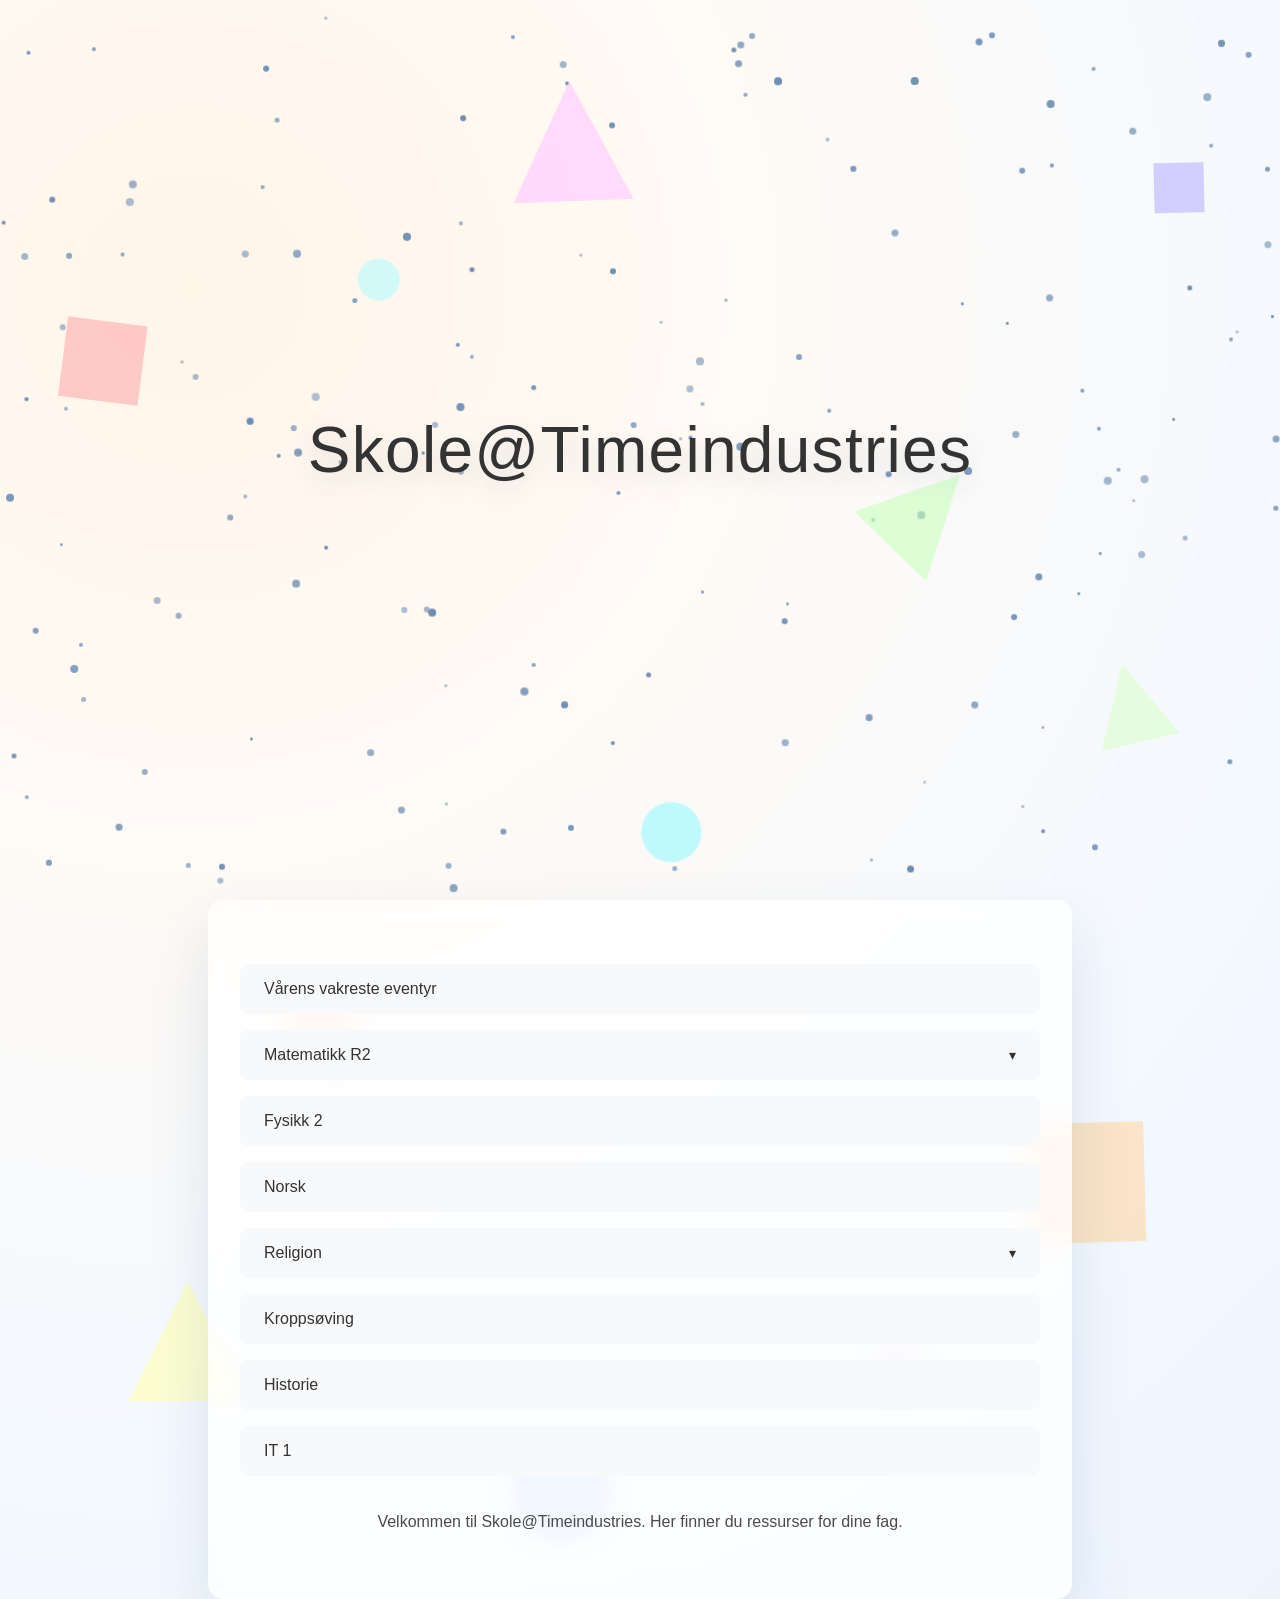
<file: index.html>
<!DOCTYPE html>
<html lang="en">
<head>
    <meta charset="UTF-8">
    <meta name="viewport" content="width=device-width, initial-scale=1.0">
    <title>Skole@Timeindustries</title>
    <link rel="stylesheet" href="style.css">
    <script src="script.js" defer></script>
</head>
<body>
    <div id="dots-container"></div>
    <div class="shape square" style="top: 20%; left: 5%; width: 80px; height: 80px; background: #ffadad;"></div>
    <div class="shape square" style="top: 70%; left: 80%; width: 120px; height: 120px; background: #ffd6a5;"></div>
    <div class="shape triangle" style="top: 80%; left: 10%; border-bottom-color: #fdffb6;"></div>
    <div class="shape triangle" style="top: 30%; left: 70%; width: 0; height: 0; border-left: 50px solid transparent; border-right: 50px solid transparent; border-bottom: 100px solid #caffbf; transform: rotate(45deg);"></div>
    <div class="shape circle" style="top: 50%; left: 50%; width: 60px; height: 60px; background: #9bf6ff;"></div>
    <div class="shape circle" style="top: 90%; left: 40%; width: 100px; height: 100px; background: #a0c4ff;"></div>
    <div class="shape square" style="top: 10%; left: 90%; width: 50px; height: 50px; background: #bdb2ff;"></div>
    <div class="shape triangle" style="top: 5%; left: 40%; border-bottom-color: #ffc6ff;"></div>
    <div class="shape circle" style="top: 16%; left: 28%; width: 42px; height: 42px; background: #b7f8ff;"></div>
    <div class="shape square" style="top: 62%; left: 22%; width: 74px; height: 74px; background: #ffd5bf;"></div>
    <div class="shape triangle" style="top: 42%; left: 86%; border-left: 40px solid transparent; border-right: 40px solid transparent; border-bottom: 80px solid #d9ffcc; transform: rotate(-18deg);"></div>
    <div class="shape circle" style="top: 84%; left: 68%; width: 52px; height: 52px; background: #d5d0ff;"></div>

    <header class="hero">
        <h1>Skole@Timeindustries</h1>
    </header>

    <main class="content">
        <nav>
            <ul class="topic-list">
                <li><a href="tidslinje.html">Vårens vakreste eventyr</a></li>
                <li class="has-submenu">
                    <button
                        type="button"
                        class="submenu-toggle"
                        aria-expanded="false"
                        aria-controls="matematikk-submenu"
                    >
                        Matematikk R2
                    </button>
                    <ul id="matematikk-submenu" class="sub-topic-list" hidden>
                        <li><a href="Matematikk/r2_oppsummering.html">Komplett oppsummering</a></li>
                        <li><a href="Matematikk/trigonometri-r2.html">Trigonometri</a></li>
                        <li><a href="Matematikk/vektorer-areal-volum.html">Vektorer, areal og volum</a></li>
                        <li><a href="Matematikk/ligninger-parameterfremstillinger-3d.html">Ligninger og parameterfremstillinger i 3D</a></li>
                        <li><a href="Matematikk/tallfolger-og-rekker.html">Tallfølger og rekker</a></li>
                    </ul>
                </li>
                <li><a href="#">Fysikk 2</a></li>
                <li><a href="#">Norsk</a></li>
                <li class="has-submenu">
                    <button
                        type="button"
                        class="submenu-toggle"
                        aria-expanded="false"
                        aria-controls="religion-submenu"
                    >
                        Religion
                    </button>
                    <ul id="religion-submenu" class="sub-topic-list" hidden>
                        <li><a href="Religion/hinduisme_tankekart.html">Hinduisme</a></li>
                        <li><a href="Religion/natur_tankekart.html">Natur i religionene</a></li>
                    </ul>
                </li>
                <li><a href="#">Kroppsøving</a></li>
                <li><a href="#">Historie</a></li>
                <li><a href="#">IT 1</a></li>
            </ul>
        </nav>
        <p>Velkommen til Skole@Timeindustries. Her finner du ressurser for dine fag.</p>
    </main>
</body>
</html>
</file>
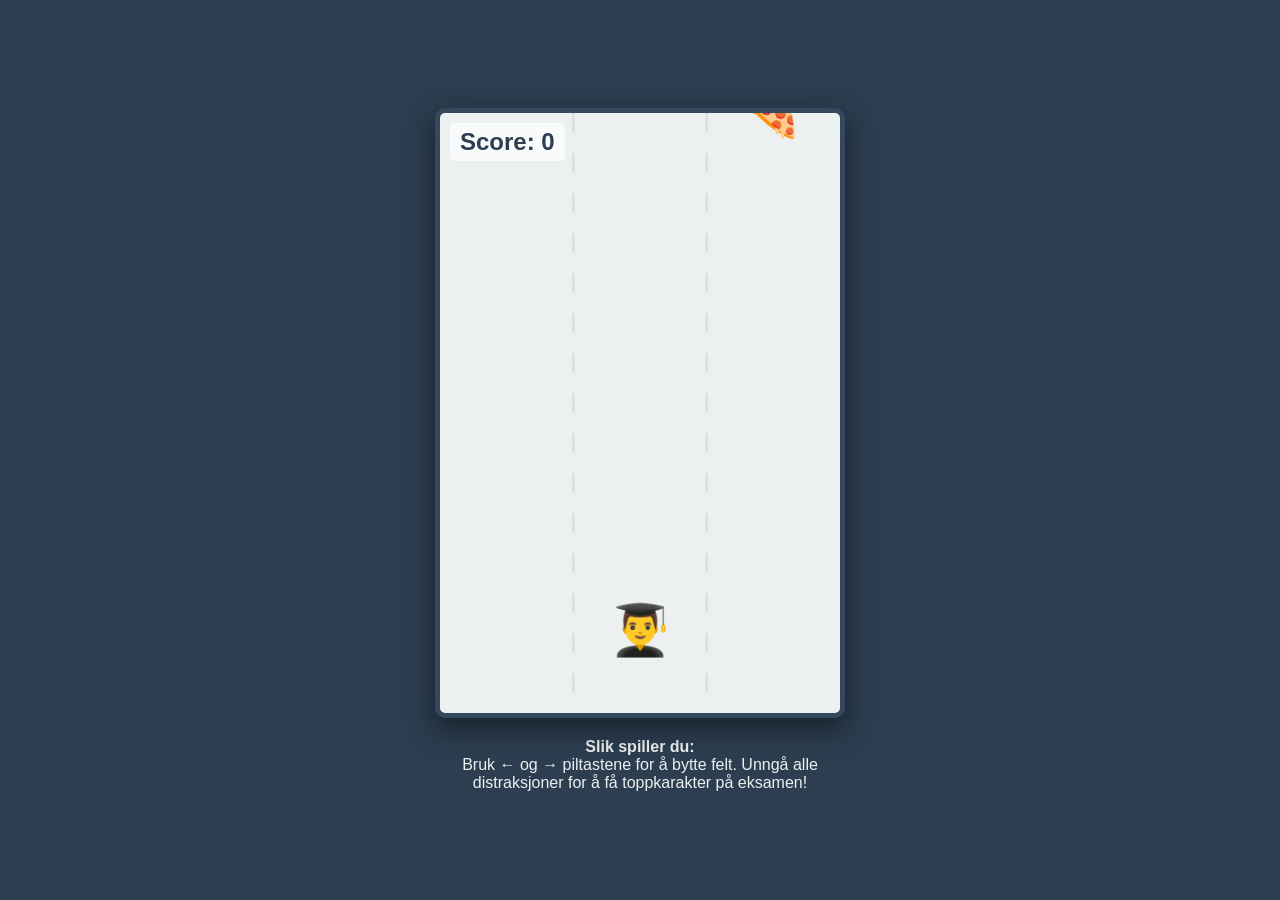
<file: gemini-code-1779957159602.html>
<!DOCTYPE html>
<html lang="no">
<head>
    <meta charset="UTF-8">
    <meta name="viewport" content="width=device-width, initial-scale=1.0">
    <title>Eksamensflukt!</title>
    <style>
        body {
            margin: 0;
            padding: 0;
            background-color: #2c3e50;
            color: #ecf0f1;
            font-family: 'Segoe UI', Tahoma, Geneva, Verdana, sans-serif;
            display: flex;
            flex-direction: column;
            align-items: center;
            justify-content: center;
            height: 100vh;
            overflow: hidden;
        }

        #game-wrapper {
            position: relative;
        }

        #game-canvas {
            background-color: #ecf0f1;
            border: 5px solid #34495e;
            border-radius: 10px;
            box-shadow: 0 10px 30px rgba(0, 0, 0, 0.5);
            display: block;
        }

        #ui-layer {
            position: absolute;
            top: 0;
            left: 0;
            width: 100%;
            height: 100%;
            pointer-events: none;
        }

        #score-display {
            position: absolute;
            top: 15px;
            left: 15px;
            font-size: 24px;
            font-weight: bold;
            color: #2c3e50;
            background: rgba(255, 255, 255, 0.7);
            padding: 5px 10px;
            border-radius: 5px;
        }

        #game-over-screen {
            position: absolute;
            top: 0;
            left: 0;
            width: 100%;
            height: 100%;
            background: rgba(44, 62, 80, 0.9);
            display: flex;
            flex-direction: column;
            align-items: center;
            justify-content: center;
            pointer-events: auto;
            border-radius: 5px;
            opacity: 0;
            transition: opacity 0.3s;
            visibility: hidden;
        }

        #game-over-screen.active {
            opacity: 1;
            visibility: visible;
        }

        #game-over-screen h1 {
            color: #e74c3c;
            margin: 0 0 10px 0;
            font-size: 36px;
        }

        #game-over-screen p {
            font-size: 18px;
            margin-bottom: 20px;
        }

        button {
            padding: 12px 24px;
            font-size: 18px;
            font-weight: bold;
            background-color: #3498db;
            color: white;
            border: none;
            border-radius: 8px;
            cursor: pointer;
            box-shadow: 0 4px 6px rgba(0,0,0,0.3);
            transition: background-color 0.2s, transform 0.1s;
        }

        button:hover {
            background-color: #2980b9;
        }

        button:active {
            transform: scale(0.95);
        }

        .instructions {
            margin-top: 20px;
            text-align: center;
            max-width: 400px;
            font-size: 16px;
        }
    </style>
</head>
<body>

    <div id="game-wrapper">
        <canvas id="game-canvas" width="400" height="600"></canvas>
        
        <div id="ui-layer">
            <div id="score-display">Score: 0</div>
            
            <div id="game-over-screen">
                <h1>Felt i fella!</h1>
                <p id="final-score">Du ble distrahert. Score: 0</p>
                <button onclick="resetGame()">Prøv igjen</button>
            </div>
        </div>
    </div>

    <div class="instructions">
        <strong>Slik spiller du:</strong><br>
        Bruk <b>←</b> og <b>→</b> piltastene for å bytte felt. Unngå alle distraksjoner for å få toppkarakter på eksamen!
    </div>

    <script>
        const canvas = document.getElementById("game-canvas");
        const ctx = canvas.getContext("2d");
        const scoreDisplay = document.getElementById("score-display");
        const gameOverScreen = document.getElementById("game-over-screen");
        const finalScoreText = document.getElementById("final-score");

        // Spillvariabler
        let animationId;
        let isGameOver = false;
        let score = 0;
        let gameSpeed = 4;
        let frameCount = 0;

        // Distraksjoner (Emoji og navn)
        const distractionsData = ["⛏️", "📸", "🛍️", "🍕", "🧀", "🍦", "📱", "📺", "🎮"];
        
        // Felter: 0 (venstre), 1 (midten), 2 (høyre)
        const laneWidth = canvas.width / 3;
        const getLaneX = (lane) => (lane * laneWidth) + (laneWidth / 2);

        // Spiller (Studenten)
        const player = {
            lane: 1, // Starter i midten
            y: canvas.height - 80,
            size: 40,
            emoji: "👨‍🎓"
        };

        // Liste over aktive distraksjoner
        let obstacles = [];

        // Håndter tastetrykk
        document.addEventListener("keydown", (e) => {
            if (isGameOver) return;
            if (e.key === "ArrowLeft" && player.lane > 0) {
                player.lane--;
            } else if (e.key === "ArrowRight" && player.lane < 2) {
                player.lane++;
            }
        });

        function spawnObstacle() {
            // Tilfeldig felt (0, 1, 2)
            const lane = Math.floor(Math.random() * 3);
            // Tilfeldig distraksjon
            const emoji = distractionsData[Math.floor(Math.random() * distractionsData.length)];
            
            obstacles.push({
                lane: lane,
                y: -50, // Starter over skjermen
                size: 40,
                emoji: emoji
            });
        }

        function update() {
            if (isGameOver) return;

            // Øk vanskelighetsgraden over tid
            gameSpeed += 0.002;
            frameCount++;

            // Spawn nye distraksjoner basert på fart
            if (frameCount % Math.max(20, Math.floor(80 - gameSpeed * 5)) === 0) {
                spawnObstacle();
            }

            // Oppdater distraksjoner
            for (let i = obstacles.length - 1; i >= 0; i--) {
                let obs = obstacles[i];
                obs.y += gameSpeed;

                // Kollisjonssjekk (enkel sirkel/boks kollisjon basert på felter)
                if (obs.lane === player.lane) {
                    // Sjekk Y-aksen
                    if (obs.y + obs.size > player.y && obs.y - obs.size < player.y) {
                        gameOver();
                    }
                }

                // Fjern distraksjoner som er utenfor skjermen og gi poeng
                if (obs.y > canvas.height + 50) {
                    obstacles.splice(i, 1);
                    score += 10;
                    scoreDisplay.innerText = `Score: ${score}`;
                }
            }
        }

        function draw() {
            // Tøm skjermen
            ctx.clearRect(0, 0, canvas.width, canvas.height);

            // Tegn felt-linjer
            ctx.strokeStyle = "rgba(189, 195, 199, 0.5)";
            ctx.lineWidth = 2;
            ctx.setLineDash([20, 20]);
            ctx.beginPath();
            ctx.moveTo(laneWidth, 0); ctx.lineTo(laneWidth, canvas.height);
            ctx.moveTo(laneWidth * 2, 0); ctx.lineTo(laneWidth * 2, canvas.height);
            ctx.stroke();
            ctx.setLineDash([]); // Reset linjestil

            // Tegn spiller
            ctx.font = "50px Arial";
            ctx.textAlign = "center";
            ctx.textBaseline = "middle";
            ctx.fillText(player.emoji, getLaneX(player.lane), player.y);

            // Tegn distraksjoner
            obstacles.forEach(obs => {
                ctx.fillText(obs.emoji, getLaneX(obs.lane), obs.y);
            });
        }

        function gameLoop() {
            update();
            draw();
            if (!isGameOver) {
                animationId = requestAnimationFrame(gameLoop);
            }
        }

        function gameOver() {
            isGameOver = true;
            cancelAnimationFrame(animationId);
            finalScoreText.innerText = `Du ble distrahert! Score: ${score}`;
            gameOverScreen.classList.add("active");
        }

        function resetGame() {
            isGameOver = false;
            score = 0;
            gameSpeed = 5;
            frameCount = 0;
            obstacles = [];
            player.lane = 1;
            scoreDisplay.innerText = `Score: 0`;
            gameOverScreen.classList.remove("active");
            gameLoop();
        }

        // Start spillet
        resetGame();

    </script>
</body>
</html>
</file>
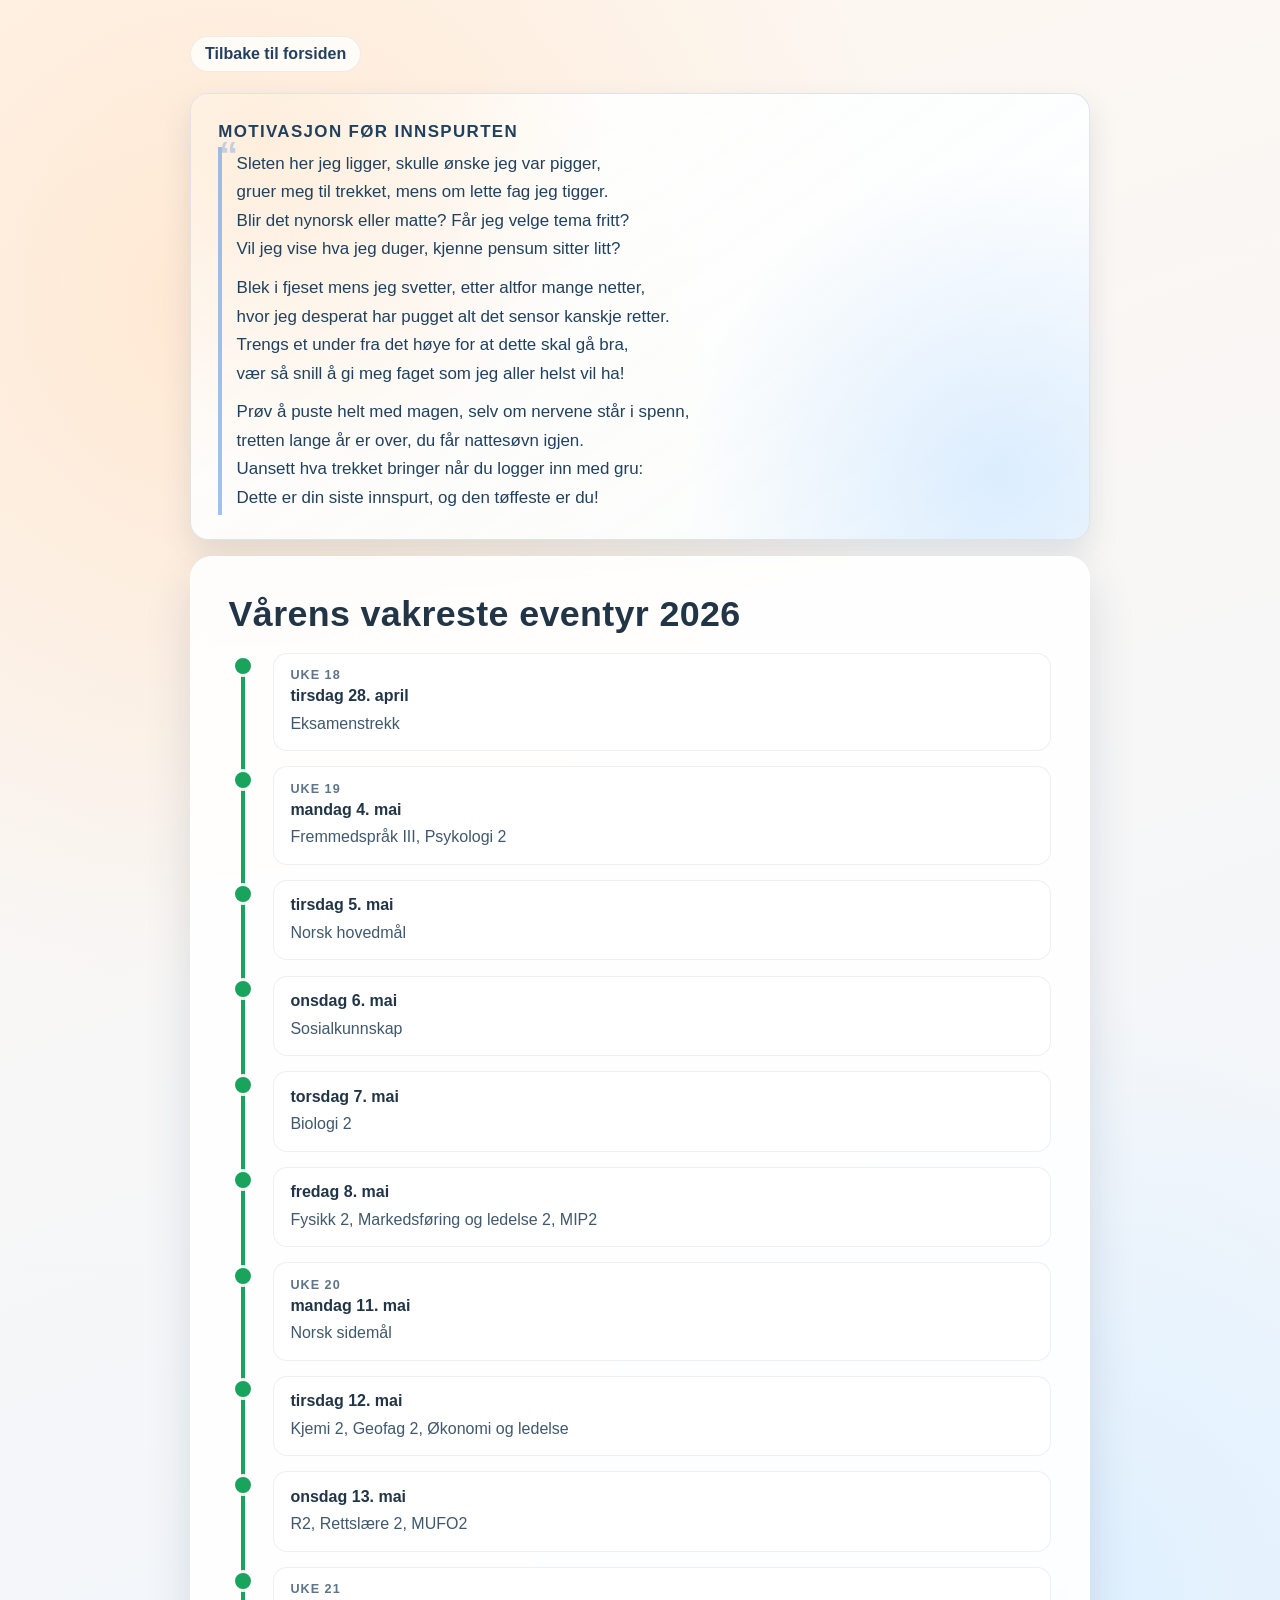
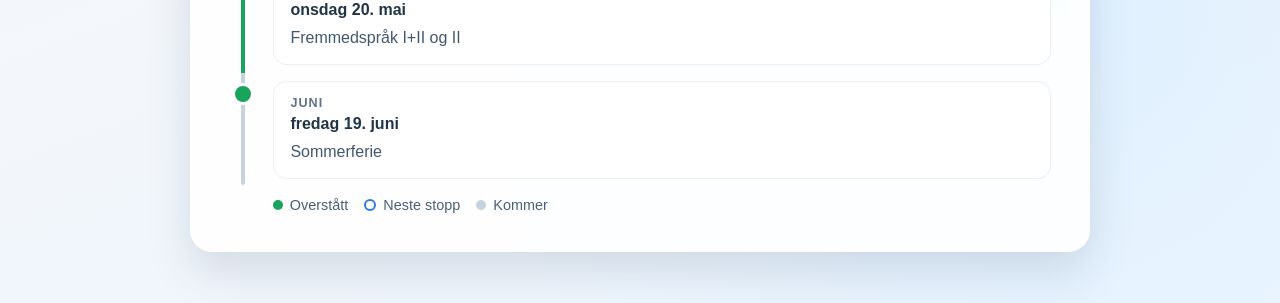
<file: tidslinje.html>
<!DOCTYPE html>
<html lang="no">
<head>
    <meta charset="UTF-8">
    <meta name="viewport" content="width=device-width, initial-scale=1.0">
    <title>Vårens vakreste eventyr 2026</title>
    <style>
        :root {
            --bg-top: #fff7ef;
            --bg-bottom: #eef6ff;
            --card: rgba(255, 255, 255, 0.88);
            --text: #213547;
            --muted: #627489;
            --line: #c6d3df;
            --done: #1aa35d;
            --active: #2c7be5;
            --ring: #fdfefe;
            --shadow: 0 20px 45px rgba(32, 57, 82, 0.14);
        }

        * {
            box-sizing: border-box;
        }

        body {
            margin: 0;
            min-height: 100vh;
            font-family: "Segoe UI", "Helvetica Neue", Arial, sans-serif;
            color: var(--text);
            background:
                radial-gradient(circle at 18% 16%, #ffe8d2 0%, rgba(255, 232, 210, 0) 36%),
                radial-gradient(circle at 82% 84%, #dff0ff 0%, rgba(223, 240, 255, 0) 32%),
                linear-gradient(160deg, var(--bg-top), var(--bg-bottom));
            padding: clamp(1.2rem, 2.8vw, 2.6rem) 1rem clamp(2rem, 4vw, 3.4rem);
        }

        .container {
            width: min(900px, 100%);
            margin: 0 auto;
        }

        .top-link {
            display: inline-flex;
            align-items: center;
            gap: 0.5rem;
            text-decoration: none;
            color: #23415e;
            font-weight: 600;
            margin-bottom: 1.3rem;
            background: rgba(255, 255, 255, 0.75);
            border: 1px solid rgba(35, 65, 94, 0.08);
            border-radius: 999px;
            padding: 0.52rem 0.88rem;
            transition: transform 0.2s ease, background-color 0.2s ease;
        }

        .top-link:hover,
        .top-link:focus-visible {
            transform: translateY(-2px);
            background: #ffffff;
        }

        .panel {
            background: var(--card);
            border-radius: 22px;
            padding: clamp(1.25rem, 3vw, 2.35rem);
            box-shadow: var(--shadow);
            backdrop-filter: blur(10px);
            border: 1px solid rgba(255, 255, 255, 0.72);
        }

        .motivation {
            position: relative;
            margin: 0 0 1rem;
            padding: clamp(1rem, 2.3vw, 1.5rem) clamp(1rem, 2.4vw, 1.7rem);
            background: linear-gradient(145deg, rgba(255, 255, 255, 0.92), rgba(250, 254, 255, 0.84));
            border: 1px solid rgba(36, 80, 114, 0.14);
            border-radius: 18px;
            box-shadow: 0 14px 30px rgba(33, 62, 91, 0.12);
            overflow: hidden;
        }

        .motivation::before {
            content: "";
            position: absolute;
            inset: 0;
            background: radial-gradient(circle at 8% 10%, rgba(255, 210, 163, 0.36), transparent 38%),
                        radial-gradient(circle at 90% 86%, rgba(131, 190, 255, 0.26), transparent 35%);
            pointer-events: none;
        }

        .motivation-title {
            margin: 0 0 0.6rem;
            font-size: clamp(0.9rem, 1.6vw, 1.04rem);
            font-weight: 800;
            letter-spacing: 0.08em;
            text-transform: uppercase;
            color: #2b4c69;
            position: relative;
        }

        .motivation blockquote {
            margin: 0;
            padding: 0.2rem 0 0.15rem 0.9rem;
            border-left: 4px solid rgba(44, 123, 229, 0.45);
            position: relative;
            z-index: 1;
        }

        .motivation blockquote::before {
            content: "\201C";
            position: absolute;
            left: -0.18rem;
            top: -0.6rem;
            font-size: 2.35rem;
            line-height: 1;
            color: rgba(44, 123, 229, 0.28);
            font-weight: 700;
        }

        .motivation p {
            margin: 0;
            color: #21405d;
            font-size: clamp(0.97rem, 1.55vw, 1.06rem);
            line-height: 1.68;
            text-wrap: pretty;
        }

        .motivation p + p {
            margin-top: 0.65rem;
        }

        h1 {
            margin: 0 0 1.1rem;
            font-size: clamp(1.55rem, 2.8vw, 2.4rem);
            letter-spacing: 0.01em;
            font-weight: 600;
        }

        .lead {
            margin: 0.55rem 0 1.6rem;
            color: var(--muted);
            line-height: 1.55;
            font-size: clamp(0.95rem, 1.4vw, 1.05rem);
        }

        .timeline {
            margin: 0;
            padding: 0;
            list-style: none;
            display: grid;
            gap: 0.95rem;
            position: relative;
            --progress: 0%;
        }

        .timeline::before {
            content: "";
            position: absolute;
            left: 12px;
            top: 8px;
            bottom: -6px;
            width: 4px;
            border-radius: 99px;
            background: linear-gradient(
                to bottom,
                var(--done) 0,
                var(--done) var(--progress),
                var(--line) var(--progress),
                var(--line) 100%
            );
        }

        .stop {
            display: grid;
            grid-template-columns: 28px 1fr;
            column-gap: 1rem;
            align-items: start;
        }

        .node-wrap {
            position: relative;
            display: flex;
            justify-content: center;
            align-items: flex-start;
            padding-top: 0.35rem;
            z-index: 1;
        }

        .node {
            width: 16px;
            height: 16px;
            border-radius: 50%;
            border: 2px solid var(--line);
            background: var(--ring);
            box-shadow: 0 0 0 3px rgba(255, 255, 255, 0.9);
            transition: background-color 0.22s ease, border-color 0.22s ease;
        }

        .card {
            background: rgba(255, 255, 255, 0.94);
            border: 1px solid rgba(54, 79, 104, 0.09);
            border-radius: 14px;
            padding: 0.9rem 1.05rem;
        }

        .meta {
            font-size: 0.79rem;
            color: #5f7389;
            letter-spacing: 0.08em;
            text-transform: uppercase;
            margin-bottom: 0.25rem;
            font-weight: 700;
        }

        .date {
            margin: 0;
            font-size: 1rem;
            font-weight: 650;
            line-height: 1.25;
        }

        .subjects {
            margin: 0.35rem 0 0;
            color: #40586e;
            line-height: 1.5;
        }

        .stop.is-done .node {
            border-color: var(--done);
            background: var(--done);
        }

        .stop.is-next .node {
            border-color: var(--active);
            background: #ffffff;
            box-shadow: 0 0 0 4px rgba(44, 123, 229, 0.18);
        }

        .stop.is-next .card {
            border-color: rgba(44, 123, 229, 0.32);
            background: #ffffff;
        }

        .countdown {
            margin-top: 0.7rem;
            padding-top: 0.7rem;
            border-top: 1px dashed rgba(44, 123, 229, 0.28);
        }

        .countdown-label {
            margin: 0 0 0.45rem;
            color: #2e4d68;
            font-size: 0.82rem;
            font-weight: 700;
            letter-spacing: 0.03em;
            text-transform: uppercase;
        }

        .countdown-grid {
            display: grid;
            grid-template-columns: repeat(4, minmax(0, 1fr));
            gap: 0.45rem;
        }

        .countdown-unit {
            background: rgba(44, 123, 229, 0.07);
            border: 1px solid rgba(44, 123, 229, 0.15);
            border-radius: 10px;
            padding: 0.42rem 0.34rem;
            text-align: center;
        }

        .countdown-value {
            display: block;
            font-size: 1.06rem;
            font-weight: 700;
            color: #1f3d5a;
            line-height: 1.12;
        }

        .countdown-unit-label {
            display: block;
            margin-top: 0.14rem;
            font-size: 0.68rem;
            text-transform: uppercase;
            letter-spacing: 0.04em;
            color: #4f6880;
            font-weight: 700;
        }

        .legend {
            display: flex;
            flex-wrap: wrap;
            gap: 0.6rem 1rem;
            margin-top: 1.15rem;
            color: #4a6077;
            font-size: 0.9rem;
            padding-left: calc(28px + 1rem);
        }

        .legend span {
            display: inline-flex;
            align-items: center;
            gap: 0.45rem;
        }

        .legend-dot {
            width: 10px;
            height: 10px;
            border-radius: 50%;
            background: var(--line);
            flex: 0 0 auto;
        }

        .legend-dot.done {
            background: var(--done);
        }

        .legend-dot.next {
            background: #ffffff;
            border: 2px solid var(--active);
            width: 12px;
            height: 12px;
        }

        @media (max-width: 720px) {
            body {
                padding: 1rem 0.7rem 1.8rem;
            }

            .panel {
                border-radius: 18px;
                padding: 1rem 0.9rem 1.2rem;
            }

            .motivation {
                border-radius: 15px;
                margin-bottom: 0.8rem;
                padding: 0.9rem 0.85rem 0.95rem;
            }

            .motivation blockquote {
                padding-left: 0.72rem;
            }

            .motivation p {
                line-height: 1.58;
            }

            .stop {
                grid-template-columns: 24px 1fr;
                column-gap: 0.7rem;
            }

            .timeline::before {
                left: 10px;
            }

            .card {
                padding: 0.78rem 0.82rem;
            }

            .legend {
                margin-top: 0.95rem;
                padding-left: calc(24px + 0.7rem);
            }
        }
    </style>
</head>
<body>
    <main class="container">
        <a class="top-link" href="index.html">Tilbake til forsiden</a>
        <section class="motivation" aria-label="Motivasjonsdikt">
            <p class="motivation-title">Motivasjon før innspurten</p>
            <blockquote>
                <p>Sleten her jeg ligger, skulle ønske jeg var pigger,<br>
                gruer meg til trekket, mens om lette fag jeg tigger.<br>
                Blir det nynorsk eller matte? Får jeg velge tema fritt?<br>
                Vil jeg vise hva jeg duger, kjenne pensum sitter litt?</p>

                <p>Blek i fjeset mens jeg svetter, etter altfor mange netter,<br>
                hvor jeg desperat har pugget alt det sensor kanskje retter.<br>
                Trengs et under fra det høye for at dette skal gå bra,<br>
                vær så snill å gi meg faget som jeg aller helst vil ha!</p>

                <p>Prøv å puste helt med magen, selv om nervene står i spenn,<br>
                tretten lange år er over, du får nattesøvn igjen.<br>
                Uansett hva trekket bringer når du logger inn med gru:<br>
                Dette er din siste innspurt, og den tøffeste er du!</p>
            </blockquote>
        </section>
        <section class="panel">
            <h1>Vårens vakreste eventyr 2026</h1>

            <ol class="timeline" id="timeline">
                <li class="stop" data-date="2026-04-28">
                    <div class="node-wrap"><span class="node" aria-hidden="true"></span></div>
                    <article class="card">
                        <div class="meta">Uke 18</div>
                        <p class="date">tirsdag 28. april</p>
                        <p class="subjects">Eksamenstrekk</p>
                    </article>
                </li>

                <li class="stop" data-date="2026-05-04">
                    <div class="node-wrap"><span class="node" aria-hidden="true"></span></div>
                    <article class="card">
                        <div class="meta">Uke 19</div>
                        <p class="date">mandag 4. mai</p>
                        <p class="subjects">Fremmedspråk III, Psykologi 2</p>
                    </article>
                </li>

                <li class="stop" data-date="2026-05-05">
                    <div class="node-wrap"><span class="node" aria-hidden="true"></span></div>
                    <article class="card">
                        <p class="date">tirsdag 5. mai</p>
                        <p class="subjects">Norsk hovedmål</p>
                    </article>
                </li>

                <li class="stop" data-date="2026-05-06">
                    <div class="node-wrap"><span class="node" aria-hidden="true"></span></div>
                    <article class="card">
                        <p class="date">onsdag 6. mai</p>
                        <p class="subjects">Sosialkunnskap</p>
                    </article>
                </li>

                <li class="stop" data-date="2026-05-07">
                    <div class="node-wrap"><span class="node" aria-hidden="true"></span></div>
                    <article class="card">
                        <p class="date">torsdag 7. mai</p>
                        <p class="subjects">Biologi 2</p>
                    </article>
                </li>

                <li class="stop" data-date="2026-05-08">
                    <div class="node-wrap"><span class="node" aria-hidden="true"></span></div>
                    <article class="card">
                        <p class="date">fredag 8. mai</p>
                        <p class="subjects">Fysikk 2, Markedsføring og ledelse 2, MIP2</p>
                    </article>
                </li>

                <li class="stop" data-date="2026-05-11">
                    <div class="node-wrap"><span class="node" aria-hidden="true"></span></div>
                    <article class="card">
                        <div class="meta">Uke 20</div>
                        <p class="date">mandag 11. mai</p>
                        <p class="subjects">Norsk sidemål</p>
                    </article>
                </li>

                <li class="stop" data-date="2026-05-12">
                    <div class="node-wrap"><span class="node" aria-hidden="true"></span></div>
                    <article class="card">
                        <p class="date">tirsdag 12. mai</p>
                        <p class="subjects">Kjemi 2, Geofag 2, Økonomi og ledelse</p>
                    </article>
                </li>

                <li class="stop" data-date="2026-05-13">
                    <div class="node-wrap"><span class="node" aria-hidden="true"></span></div>
                    <article class="card">
                        <p class="date">onsdag 13. mai</p>
                        <p class="subjects">R2, Rettslære 2, MUFO2</p>
                    </article>
                </li>

                <li class="stop" data-date="2026-05-20">
                    <div class="node-wrap"><span class="node" aria-hidden="true"></span></div>
                    <article class="card">
                        <div class="meta">Uke 21</div>
                        <p class="date">onsdag 20. mai</p>
                        <p class="subjects">Fremmedspråk I+II og II</p>
                    </article>
                </li>

                <li class="stop" data-date="2026-06-19">
                    <div class="node-wrap"><span class="node" aria-hidden="true"></span></div>
                    <article class="card">
                        <div class="meta">Juni</div>
                        <p class="date">fredag 19. juni</p>
                        <p class="subjects">Sommerferie</p>
                    </article>
                </li>
            </ol>

            <div class="legend" aria-hidden="true">
                <span><i class="legend-dot done"></i> Overstått</span>
                <span><i class="legend-dot next"></i> Neste stopp</span>
                <span><i class="legend-dot"></i> Kommer</span>
            </div>
        </section>
    </main>

    <script>
        document.addEventListener('DOMContentLoaded', () => {
            const timeline = document.getElementById('timeline');
            const stops = Array.from(document.querySelectorAll('.stop'));

            const createCountdownElement = () => {
                const countdown = document.createElement('div');
                countdown.className = 'countdown';
                countdown.innerHTML = `
                    <p class="countdown-label">Time to Tribulation</p>
                    <div class="countdown-grid">
                        <div class="countdown-unit">
                            <span class="countdown-value" data-unit="days">0</span>
                            <span class="countdown-unit-label">Dager</span>
                        </div>
                        <div class="countdown-unit">
                            <span class="countdown-value" data-unit="hours">00</span>
                            <span class="countdown-unit-label">Timer</span>
                        </div>
                        <div class="countdown-unit">
                            <span class="countdown-value" data-unit="minutes">00</span>
                            <span class="countdown-unit-label">Min</span>
                        </div>
                        <div class="countdown-unit">
                            <span class="countdown-value" data-unit="seconds">00</span>
                            <span class="countdown-unit-label">Sek</span>
                        </div>
                    </div>
                `;
                return countdown;
            };

            const getEventDateTime = (dateValue) => {
                if (!dateValue) {
                    return null;
                }

                // All events are treated as starting at 09:00 local time.
                return new Date(`${dateValue}T09:00:00`);
            };

            const updateCountdownValues = (countdownElement, targetDate) => {
                const now = new Date();
                const remaining = Math.max(0, targetDate.getTime() - now.getTime());
                const totalSeconds = Math.floor(remaining / 1000);
                const days = Math.floor(totalSeconds / 86400);
                const hours = Math.floor((totalSeconds % 86400) / 3600);
                const minutes = Math.floor((totalSeconds % 3600) / 60);
                const seconds = totalSeconds % 60;

                const values = {
                    days: String(days),
                    hours: String(hours).padStart(2, '0'),
                    minutes: String(minutes).padStart(2, '0'),
                    seconds: String(seconds).padStart(2, '0')
                };

                Object.entries(values).forEach(([unit, value]) => {
                    const el = countdownElement.querySelector(`[data-unit="${unit}"]`);
                    if (el) {
                        el.textContent = value;
                    }
                });
            };

            const updateTimeline = () => {
                const now = new Date();
                let firstUpcomingIndex = -1;

                stops.forEach((stop, index) => {
                    stop.classList.remove('is-done', 'is-next');

                    const existingCountdown = stop.querySelector('.countdown');
                    if (existingCountdown) {
                        existingCountdown.remove();
                    }

                    const dateValue = stop.getAttribute('data-date');
                    const eventDate = getEventDateTime(dateValue);
                    const isDone = Boolean(eventDate && eventDate <= now);

                    if (isDone) {
                        stop.classList.add('is-done');
                    } else if (firstUpcomingIndex === -1) {
                        firstUpcomingIndex = index;
                    }
                });

                if (firstUpcomingIndex !== -1) {
                    const nextStop = stops[firstUpcomingIndex];
                    nextStop.classList.add('is-next');

                    const card = nextStop.querySelector('.card');
                    const dateValue = nextStop.getAttribute('data-date');
                    const eventDate = getEventDateTime(dateValue);

                    if (card && eventDate) {
                        const countdown = createCountdownElement();
                        card.appendChild(countdown);
                        updateCountdownValues(countdown, eventDate);
                    }
                }

                const doneStops = stops.filter(stop => stop.classList.contains('is-done'));
                if (!timeline || !stops.length) {
                    return;
                }

                const lineStart = 8;
                const lineExtension = 24;
                const totalLineLength = timeline.scrollHeight + lineExtension - lineStart;

                if (!doneStops.length || totalLineLength <= 0) {
                    timeline.style.setProperty('--progress', '0%');
                    return;
                }

                const lastDoneNode = doneStops[doneStops.length - 1].querySelector('.node');
                if (!lastDoneNode) {
                    timeline.style.setProperty('--progress', '0%');
                    return;
                }

                const timelineRect = timeline.getBoundingClientRect();
                const nodeRect = lastDoneNode.getBoundingClientRect();
                const lastDoneIndex = stops.findIndex(stop => stop.classList.contains('is-done') && stop.querySelector('.node') === lastDoneNode);

                let progressTargetY = nodeRect.top + nodeRect.height / 2 - timelineRect.top;

                // Extend progress halfway toward the next stop so the green connector is clearly visible.
                if (lastDoneIndex > -1 && lastDoneIndex < stops.length - 1) {
                    const nextNode = stops[lastDoneIndex + 1].querySelector('.node');
                    if (nextNode) {
                        const nextNodeRect = nextNode.getBoundingClientRect();
                        const nextCenterY = nextNodeRect.top + nextNodeRect.height / 2 - timelineRect.top;
                        progressTargetY = (progressTargetY + nextCenterY) / 2;
                    }
                }

                const progress = Math.max(0, Math.min(100, ((progressTargetY - lineStart) / totalLineLength) * 100));
                timeline.style.setProperty('--progress', `${progress}%`);
            };

            updateTimeline();
            window.addEventListener('resize', updateTimeline);
            setInterval(updateTimeline, 1000);
        });
    </script>
</body>
</html>
</file>
<file: style.css>
/* General Body Styling */
body {
    font-family: 'Helvetica Neue', Arial, sans-serif;
    background: radial-gradient(circle at 15% 18%, #fff5e9 0%, #fffaf4 30%, #f4f9ff 68%, #eef5ff 100%);
    --dot-color: #5a7fa8;
    color: #333;
    margin: 0;
    padding: 0;
    scroll-behavior: smooth;
    overflow-x: hidden;
    min-height: 100vh;
    position: relative;
    isolation: isolate;
}

html {
    scroll-snap-type: y proximity;
}

/* Dots Background */
#dots-container {
    position: fixed;
    top: 0;
    left: 0;
    width: 100%;
    height: 100%;
    z-index: 0;
    pointer-events: none;
    opacity: 0.98;
}

.dot {
    position: absolute;
    width: 4px;
    height: 4px;
    background: var(--dot-color);
    border-radius: 50%;
    box-shadow: 0 0 0 1px rgba(255, 255, 255, 0.08);
    will-change: transform;
}


/* Decorative Shapes */
.shape {
    position: absolute;
    opacity: 0.62;
    z-index: 1;
    filter: saturate(1.03) contrast(1.02);
    will-change: transform;
    pointer-events: none;
}

.circle {
    border-radius: 50%;
}

.square {
    border-radius: 0;
}

.triangle {
    width: 0;
    height: 0;
    background: transparent;
    border-left: 60px solid transparent;
    border-right: 60px solid transparent;
    border-bottom: 120px solid; /* color is set inline */
}


@keyframes float {
    0% { transform: translateY(0px) rotate(0deg); }
    50% { transform: translateY(-25px) rotate(15deg); }
    100% { transform: translateY(0px) rotate(0deg); }
}


/* Hero Header */
.hero {
    height: 100vh;
    display: flex;
    align-items: center;
    justify-content: center;
    text-align: center;
    position: relative;
    z-index: 2;
    scroll-snap-align: start;
    scroll-snap-stop: always;
}

.hero h1 {
    font-size: 4rem;
    font-weight: 300;
    letter-spacing: 0.02em;
    text-shadow: 0 10px 26px rgba(44, 67, 95, 0.14);
}

/* Main Content */
.content {
    padding: 4rem 2rem;
    max-width: 800px;
    margin: 0 auto;
    position: relative;
    z-index: 2;
    background: rgba(255, 255, 255, 0.78);
    backdrop-filter: blur(10px);
    border-radius: 15px;
    scroll-snap-align: start;
    box-shadow: 0 26px 60px rgba(41, 77, 124, 0.13);
}

/* Navigation Menu Styling */
nav {
    margin-bottom: 2rem;
}

.topic-list,
.sub-topic-list {
    list-style: none;
    margin: 0;
    padding: 0;
}

.topic-list > li {
    margin-bottom: 1rem;
}

.topic-list > li > a,
.submenu-toggle {
    display: block;
    width: 100%;
    box-sizing: border-box;
    padding: 1rem 1.5rem;
    color: #333;
    background-color: #f8f9fa;
    text-decoration: none;
    font-weight: 500;
    border-radius: 8px;
    transition: background-color 0.3s ease, transform 0.2s ease;
    border: none;
    text-align: left;
    font: inherit;
    cursor: pointer;
}

.topic-list > li > a:hover,
.submenu-toggle:hover,
.submenu-toggle:focus-visible {
    background-color: #e9ecef;
    transform: translateY(-2px);
}

.submenu-toggle {
    display: flex;
    align-items: center;
    justify-content: space-between;
}

.submenu-toggle::after {
    content: "▾";
    font-size: 0.9rem;
    transition: transform 0.2s ease;
}

.has-submenu.is-open .submenu-toggle::after {
    transform: rotate(180deg);
}

.sub-topic-list {
    margin-top: 0.6rem;
    width: 100%;
    box-sizing: border-box;
    padding: 0.75rem;
    background-color: #fff;
    border-radius: 8px;
    box-shadow: 0 4px 12px rgba(0, 0, 0, 0.12);
    display: grid;
    gap: 0.5rem;
}

.sub-topic-list[hidden] {
    display: none;
}

.sub-topic-list li a {
    display: block;
    padding: 0.65rem 1rem;
    background-color: #f2f4f6;
    color: #555;
    border-radius: 6px;
    text-decoration: none;
    transition: background-color 0.2s ease, color 0.2s ease;
}

.sub-topic-list li a:hover,
.sub-topic-list li a:focus-visible {
    background-color: #e6eaee;
    color: #000;
}

main p {
    text-align: center;
    margin: 0;
    line-height: 1.7;
    color: #4a4a4a;
}

/* Responsive Design */
@media (max-width: 768px) {
    html {
        scroll-snap-type: y mandatory;
    }

    .hero h1 {
        font-size: 3rem;
    }

    .content {
        min-height: 100vh;
        padding: 3rem 1.5rem;
        width: 90%;
        border-radius: 18px;
        box-shadow: 0 20px 36px rgba(0, 0, 0, 0.08);
    }

    .shape {
        width: 100px !important;
        height: 100px !important;
        opacity: 0.5;
    }
    .triangle {
        border-left-width: 50px !important;
        border-right-width: 50px !important;
        border-bottom-width: 100px !important;
    }
}

@media (max-width: 480px) {
    body {
        background: radial-gradient(circle at 20% 25%, #fff8f0 0%, #ffffff 42%, #f8fbff 100%);
    }

    .hero h1 {
        font-size: clamp(1.85rem, 7.5vw, 2.3rem);
        line-height: 1.2;
        padding: 0 0.8rem;
    }

    .content {
        min-height: 100vh;
        padding: 2.3rem 1rem;
        width: 95%;
        margin: 0 auto;
        background: rgba(255, 255, 255, 0.93);
        backdrop-filter: blur(8px);
        border-radius: 16px 16px 0 0;
    }

    .topic-list > li > a,
    .submenu-toggle {
        padding: 0.8rem 1rem;
        font-size: 1rem;
    }

    .sub-topic-list {
        padding: 0.55rem;
    }

    .sub-topic-list li a {
        padding: 0.4rem 0.8rem;
        font-size: 0.85rem;
    }

    .shape {
        width: 60px !important;
        height: 60px !important;
        opacity: 0.45;
    }
    .triangle {
        border-left-width: 30px !important;
        border-right-width: 30px !important;
        border-bottom-width: 60px !important;
    }

    .shape.square[style*="left: 80%"] {
        left: 71% !important;
        top: 66% !important;
    }

    .shape.square[style*="left: 90%"] {
        left: 78% !important;
        top: 9% !important;
    }

    .shape.triangle[style*="left: 70%"] {
        left: 58% !important;
        top: 26% !important;
    }

    .shape.circle[style*="top: 90%"] {
        top: 82% !important;
        left: 33% !important;
    }

    .shape.triangle[style*="top: 80%"] {
        top: 74% !important;
    }

    /* Keep all decorative shapes visible after mobile repositioning. */
}

@media (prefers-reduced-motion: reduce) {
    html {
        scroll-snap-type: none;
    }

    .shape,
    .dot {
        animation: none;
        transition: none;
    }
}
</file>
